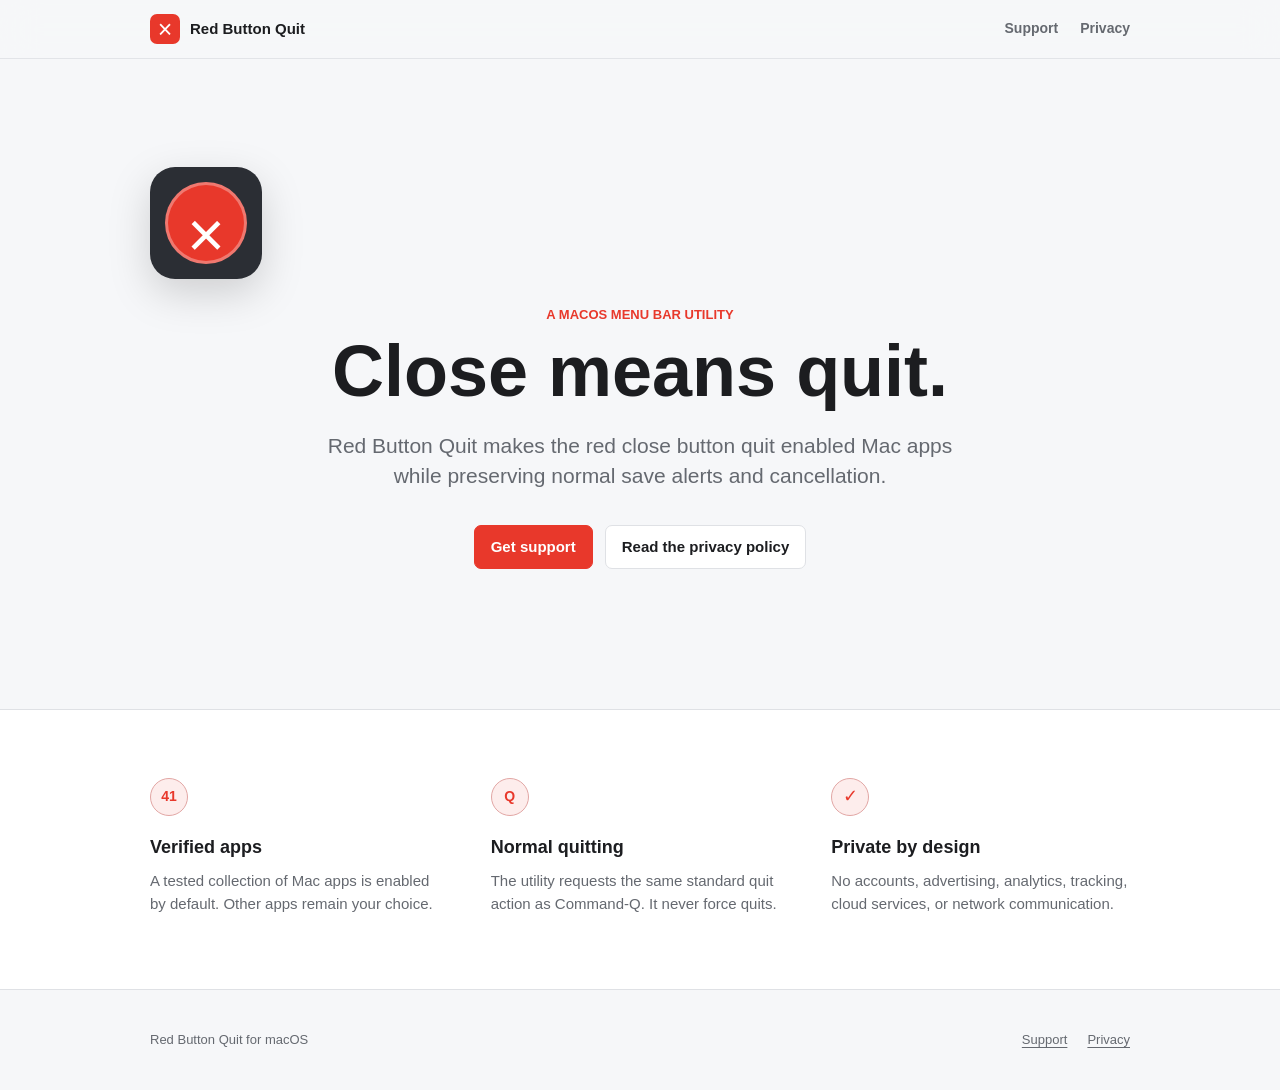
<file: index.html>
<!doctype html>
<html lang="en">
<head>
  <meta charset="utf-8">
  <meta name="viewport" content="width=device-width, initial-scale=1">
  <meta name="description" content="Official support and privacy information for Red Button Quit for macOS.">
  <meta name="theme-color" content="#f6f7f9" media="(prefers-color-scheme: light)">
  <meta name="theme-color" content="#15171b" media="(prefers-color-scheme: dark)">
  <title>Red Button Quit</title>
  <link rel="stylesheet" href="assets/site.css">
</head>
<body>
  <header class="site-header">
    <nav class="nav shell" aria-label="Main navigation">
      <a class="brand" href="./" aria-label="Red Button Quit home">
        <span class="brand-mark" aria-hidden="true">×</span>
        <span>Red Button Quit</span>
      </a>
      <div class="nav-links">
        <a href="support/">Support</a>
        <a href="privacy/">Privacy</a>
      </div>
    </nav>
  </header>

  <main>
    <section class="hero shell">
      <span class="app-mark" role="img" aria-label="Red Button Quit app icon">×</span>
      <p class="eyebrow">A macOS menu bar utility</p>
      <h1>Close means quit.</h1>
      <p class="lede">Red Button Quit makes the red close button quit enabled Mac apps while preserving normal save alerts and cancellation.</p>
      <div class="actions">
        <a class="button primary" href="support/">Get support</a>
        <a class="button" href="privacy/">Read the privacy policy</a>
      </div>
    </section>

    <section class="details-band">
      <div class="feature-grid shell">
        <article>
          <span class="symbol" aria-hidden="true">41</span>
          <h2>Verified apps</h2>
          <p>A tested collection of Mac apps is enabled by default. Other apps remain your choice.</p>
        </article>
        <article>
          <span class="symbol" aria-hidden="true">Q</span>
          <h2>Normal quitting</h2>
          <p>The utility requests the same standard quit action as Command-Q. It never force quits.</p>
        </article>
        <article>
          <span class="symbol shield" aria-hidden="true">✓</span>
          <h2>Private by design</h2>
          <p>No accounts, advertising, analytics, tracking, cloud services, or network communication.</p>
        </article>
      </div>
    </section>
  </main>

  <footer class="footer shell">
    <p>Red Button Quit for macOS</p>
    <div>
      <a href="support/">Support</a>
      <a href="privacy/">Privacy</a>
    </div>
  </footer>
</body>
</html>
</file>
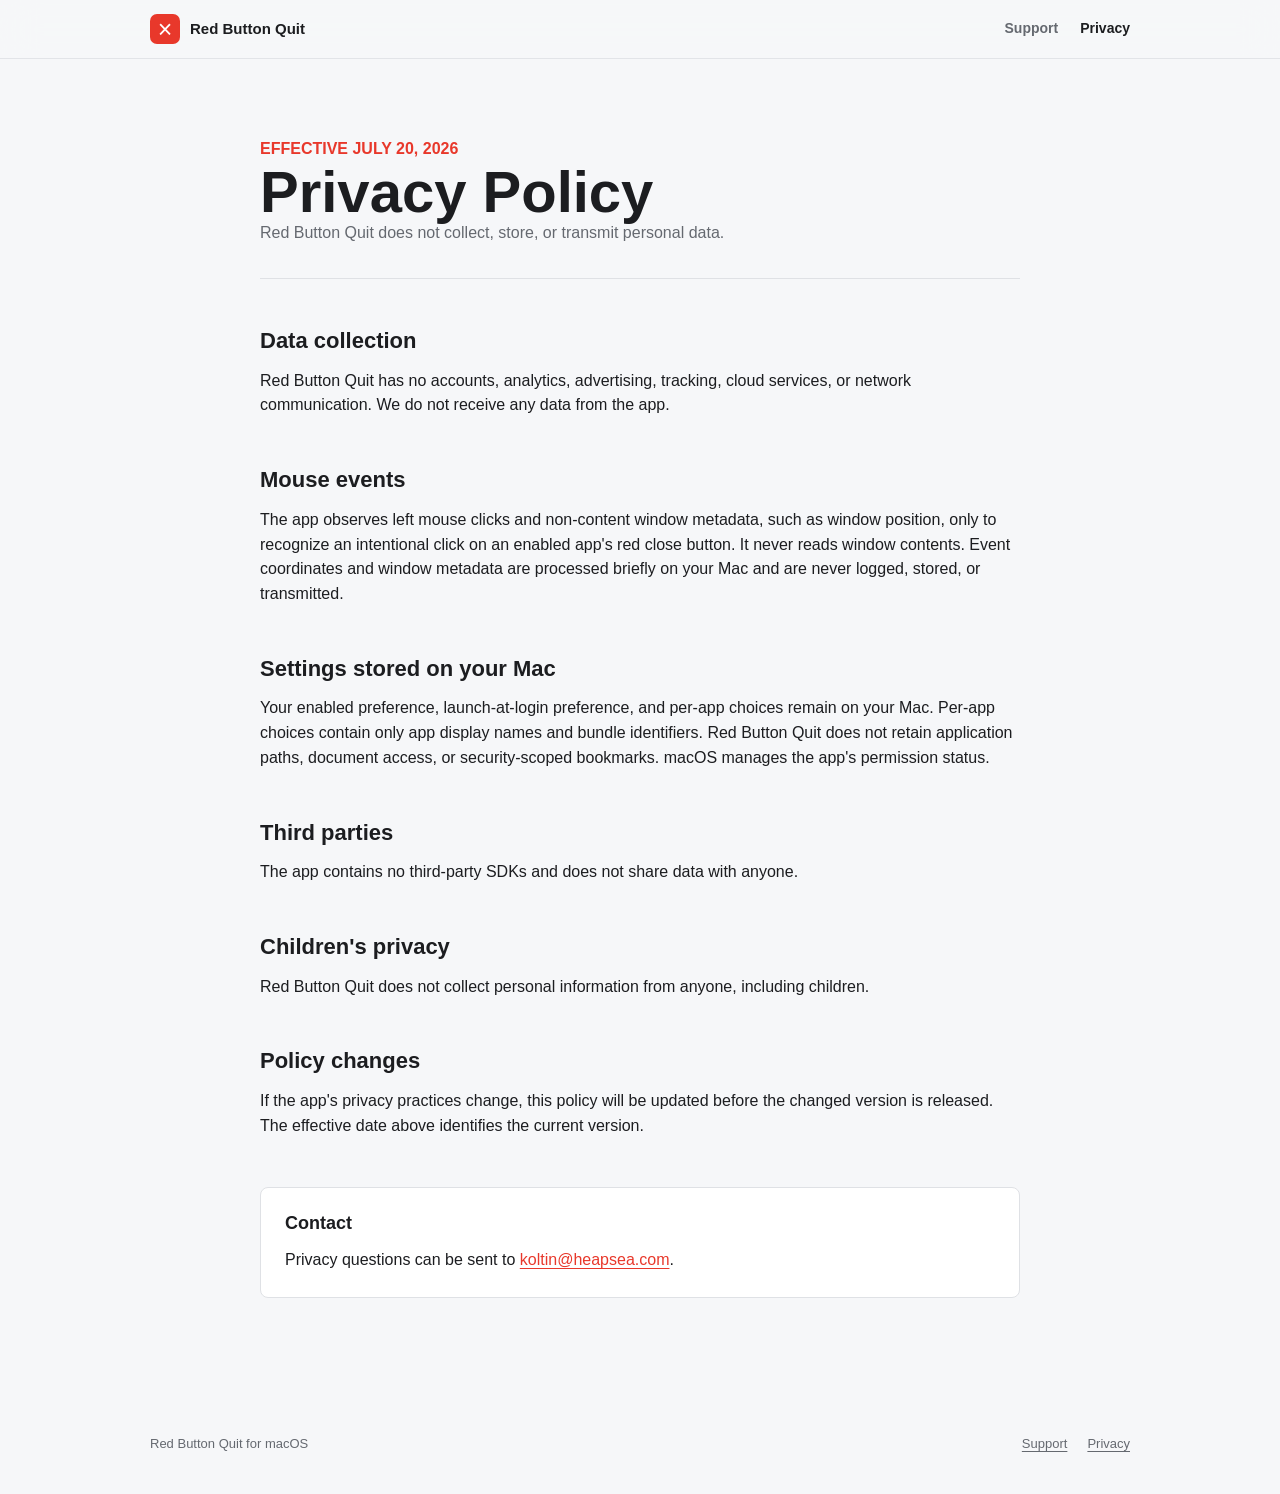
<file: privacy/index.html>
<!doctype html>
<html lang="en">
<head>
  <meta charset="utf-8">
  <meta name="viewport" content="width=device-width, initial-scale=1">
  <meta name="description" content="Privacy policy for Red Button Quit for macOS.">
  <meta name="theme-color" content="#f6f7f9" media="(prefers-color-scheme: light)">
  <meta name="theme-color" content="#15171b" media="(prefers-color-scheme: dark)">
  <title>Privacy Policy - Red Button Quit</title>
  <link rel="stylesheet" href="../assets/site.css">
</head>
<body>
  <header class="site-header">
    <nav class="nav shell" aria-label="Main navigation">
      <a class="brand" href="../" aria-label="Red Button Quit home">
        <span class="brand-mark" aria-hidden="true">×</span>
        <span>Red Button Quit</span>
      </a>
      <div class="nav-links">
        <a href="../support/">Support</a>
        <a href="./" aria-current="page">Privacy</a>
      </div>
    </nav>
  </header>

  <main class="article shell">
    <header class="article-header">
      <p class="eyebrow">Effective July 20, 2026</p>
      <h1>Privacy Policy</h1>
      <p class="lede">Red Button Quit does not collect, store, or transmit personal data.</p>
    </header>

    <section>
      <h2>Data collection</h2>
      <p>Red Button Quit has no accounts, analytics, advertising, tracking, cloud services, or network communication. We do not receive any data from the app.</p>
    </section>

    <section>
      <h2>Mouse events</h2>
      <p>The app observes left mouse clicks and non-content window metadata, such as window position, only to recognize an intentional click on an enabled app's red close button. It never reads window contents. Event coordinates and window metadata are processed briefly on your Mac and are never logged, stored, or transmitted.</p>
    </section>

    <section>
      <h2>Settings stored on your Mac</h2>
      <p>Your enabled preference, launch-at-login preference, and per-app choices remain on your Mac. Per-app choices contain only app display names and bundle identifiers. Red Button Quit does not retain application paths, document access, or security-scoped bookmarks. macOS manages the app's permission status.</p>
    </section>

    <section>
      <h2>Third parties</h2>
      <p>The app contains no third-party SDKs and does not share data with anyone.</p>
    </section>

    <section>
      <h2>Children's privacy</h2>
      <p>Red Button Quit does not collect personal information from anyone, including children.</p>
    </section>

    <section>
      <h2>Policy changes</h2>
      <p>If the app's privacy practices change, this policy will be updated before the changed version is released. The effective date above identifies the current version.</p>
    </section>

    <section class="contact">
      <h2>Contact</h2>
      <p>Privacy questions can be sent to <a href="mailto:koltin@heapsea.com">koltin@heapsea.com</a>.</p>
    </section>
  </main>

  <footer class="footer shell">
    <p>Red Button Quit for macOS</p>
    <div>
      <a href="../support/">Support</a>
      <a href="./">Privacy</a>
    </div>
  </footer>
</body>
</html>
</file>
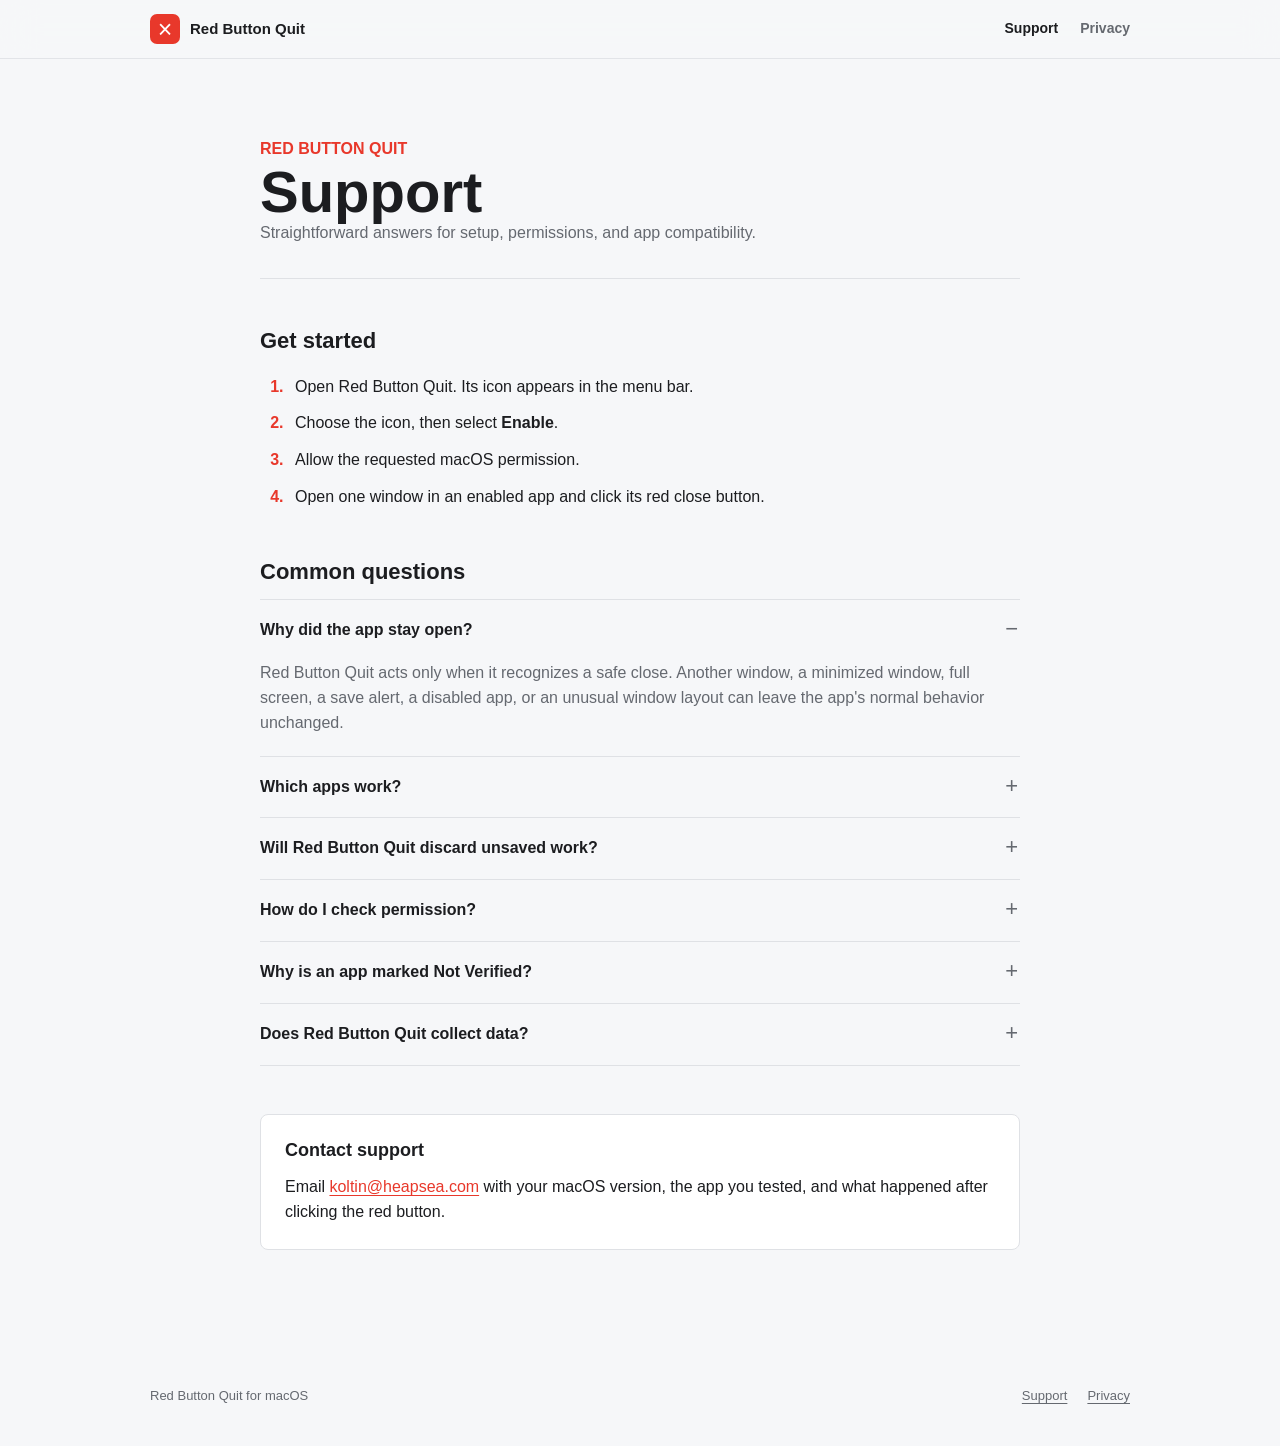
<file: support/index.html>
<!doctype html>
<html lang="en">
<head>
  <meta charset="utf-8">
  <meta name="viewport" content="width=device-width, initial-scale=1">
  <meta name="description" content="Help and troubleshooting for Red Button Quit for macOS.">
  <meta name="theme-color" content="#f6f7f9" media="(prefers-color-scheme: light)">
  <meta name="theme-color" content="#15171b" media="(prefers-color-scheme: dark)">
  <title>Support - Red Button Quit</title>
  <link rel="stylesheet" href="../assets/site.css">
</head>
<body>
  <header class="site-header">
    <nav class="nav shell" aria-label="Main navigation">
      <a class="brand" href="../" aria-label="Red Button Quit home">
        <span class="brand-mark" aria-hidden="true">×</span>
        <span>Red Button Quit</span>
      </a>
      <div class="nav-links">
        <a href="./" aria-current="page">Support</a>
        <a href="../privacy/">Privacy</a>
      </div>
    </nav>
  </header>

  <main class="article shell">
    <header class="article-header">
      <p class="eyebrow">Red Button Quit</p>
      <h1>Support</h1>
      <p class="lede">Straightforward answers for setup, permissions, and app compatibility.</p>
    </header>

    <section aria-labelledby="start">
      <h2 id="start">Get started</h2>
      <ol class="steps">
        <li><span>Open Red Button Quit. Its icon appears in the menu bar.</span></li>
        <li><span>Choose the icon, then select <strong>Enable</strong>.</span></li>
        <li><span>Allow the requested macOS permission.</span></li>
        <li><span>Open one window in an enabled app and click its red close button.</span></li>
      </ol>
    </section>

    <section aria-labelledby="answers">
      <h2 id="answers">Common questions</h2>
      <details open>
        <summary>Why did the app stay open?</summary>
        <p>Red Button Quit acts only when it recognizes a safe close. Another window, a minimized window, full screen, a save alert, a disabled app, or an unusual window layout can leave the app's normal behavior unchanged.</p>
      </details>
      <details>
        <summary>Which apps work?</summary>
        <p>Choose <strong>Supported Apps</strong> from the menu bar. Verified apps are ready by default. You can enable other apps as Not Verified, although they may not work with every window.</p>
      </details>
      <details>
        <summary>Will Red Button Quit discard unsaved work?</summary>
        <p>No. It sends the app's normal Quit command. The app's own save and cancellation alerts remain in control.</p>
      </details>
      <details>
        <summary>How do I check permission?</summary>
        <p>Open <strong>System Settings</strong>, choose <strong>Privacy &amp; Security</strong>, then <strong>Accessibility</strong>. Make sure Red Button Quit is enabled. Return to the menu bar and choose Enable once.</p>
      </details>
      <details>
        <summary>Why is an app marked Not Verified?</summary>
        <p>It has not completed the full Red Button Quit compatibility test. It stays off until you choose to try it, and all one-window safety checks still apply.</p>
      </details>
      <details>
        <summary>Does Red Button Quit collect data?</summary>
        <p>No. The app has no analytics, tracking, advertising, accounts, or network communication. Read the <a href="../privacy/">privacy policy</a> for details.</p>
      </details>
    </section>

    <section class="contact" aria-labelledby="contact">
      <h2 id="contact">Contact support</h2>
      <p>Email <a href="mailto:koltin@heapsea.com">koltin@heapsea.com</a> with your macOS version, the app you tested, and what happened after clicking the red button.</p>
    </section>
  </main>

  <footer class="footer shell">
    <p>Red Button Quit for macOS</p>
    <div>
      <a href="./">Support</a>
      <a href="../privacy/">Privacy</a>
    </div>
  </footer>
</body>
</html>
</file>
<file: assets/site.css>
:root {
  color-scheme: light dark;
  --background: #f6f7f9;
  --surface: #ffffff;
  --text: #1c1d20;
  --secondary: #656970;
  --border: #dfe1e5;
  --accent: #e8382b;
  --accent-pressed: #c82920;
  --accent-text: #ffffff;
  --focus: #1768d5;
  font-family: -apple-system, BlinkMacSystemFont, "SF Pro Text", "Helvetica Neue", Arial, sans-serif;
  font-synthesis: none;
}

@media (prefers-color-scheme: dark) {
  :root {
    --background: #15171b;
    --surface: #1d2025;
    --text: #f4f4f5;
    --secondary: #afb2b8;
    --border: #34383f;
    --accent: #ff5144;
    --accent-pressed: #ff7167;
    --focus: #73a9ff;
  }
}

* {
  box-sizing: border-box;
}

html {
  background: var(--background);
  scroll-behavior: smooth;
}

body {
  min-width: 320px;
  margin: 0;
  background: var(--background);
  color: var(--text);
  line-height: 1.55;
  letter-spacing: 0;
}

a {
  color: var(--accent);
  text-decoration-thickness: 1px;
  text-underline-offset: 3px;
}

a:hover {
  text-decoration-thickness: 2px;
}

a:focus-visible,
summary:focus-visible {
  border-radius: 4px;
  outline: 3px solid color-mix(in srgb, var(--focus) 55%, transparent);
  outline-offset: 3px;
}

.shell {
  width: min(100% - 40px, 980px);
  margin-inline: auto;
}

.site-header {
  position: sticky;
  z-index: 10;
  top: 0;
  border-bottom: 1px solid color-mix(in srgb, var(--border) 85%, transparent);
  background: color-mix(in srgb, var(--background) 88%, transparent);
  -webkit-backdrop-filter: blur(18px) saturate(1.3);
  backdrop-filter: blur(18px) saturate(1.3);
}

.nav {
  display: flex;
  min-height: 58px;
  align-items: center;
  justify-content: space-between;
  gap: 20px;
}

.brand {
  display: inline-flex;
  min-width: 0;
  align-items: center;
  gap: 10px;
  color: var(--text);
  font-size: 15px;
  font-weight: 650;
  text-decoration: none;
}

.brand-mark {
  display: grid;
  width: 30px;
  height: 30px;
  place-items: center;
  flex: 0 0 auto;
  border-radius: 7px;
  background: var(--accent);
  color: #ffffff;
  font-size: 25px;
  font-weight: 500;
  line-height: 1;
}

.brand span {
  overflow: hidden;
  text-overflow: ellipsis;
  white-space: nowrap;
}

.nav-links {
  display: flex;
  flex: 0 0 auto;
  gap: 22px;
}

.nav-links a {
  color: var(--secondary);
  font-size: 14px;
  font-weight: 550;
  text-decoration: none;
}

.nav-links a:hover,
.nav-links a[aria-current="page"] {
  color: var(--text);
}

.hero {
  min-height: min(650px, calc(100vh - 58px));
  padding-block: clamp(72px, 12vh, 120px) 82px;
  text-align: center;
}

.app-mark {
  position: relative;
  display: grid;
  width: 112px;
  height: 112px;
  place-items: center;
  margin-bottom: 26px;
  border-radius: 25px;
  background: #2b2e34;
  color: #ffffff;
  filter: drop-shadow(0 14px 20px rgba(0, 0, 0, 0.16));
  font-size: 0;
}

.app-mark::before {
  position: absolute;
  width: 76px;
  height: 76px;
  border: 3px solid rgba(255, 255, 255, 0.32);
  border-radius: 50%;
  background: var(--accent);
  content: "";
}

.app-mark::after {
  position: relative;
  content: "×";
  font-size: 65px;
  font-weight: 400;
  line-height: 1;
}

.eyebrow {
  margin: 0 0 10px;
  color: var(--accent);
  font-size: 13px;
  font-weight: 720;
  letter-spacing: 0;
  text-transform: uppercase;
}

h1,
h2,
p {
  overflow-wrap: anywhere;
}

h1 {
  margin: 0;
  font-size: clamp(42px, 8vw, 72px);
  line-height: 1.02;
  letter-spacing: 0;
}

.lede {
  max-width: 660px;
  margin: 22px auto 0;
  color: var(--secondary);
  font-size: 21px;
  line-height: 1.45;
}

.actions {
  display: flex;
  flex-wrap: wrap;
  justify-content: center;
  gap: 12px;
  margin-top: 34px;
}

.button {
  display: inline-flex;
  min-height: 42px;
  align-items: center;
  justify-content: center;
  border: 1px solid var(--border);
  border-radius: 7px;
  padding: 9px 16px;
  background: var(--surface);
  color: var(--text);
  font-size: 15px;
  font-weight: 620;
  text-decoration: none;
}

.button:hover {
  border-color: color-mix(in srgb, var(--text) 28%, var(--border));
  text-decoration: none;
}

.button.primary {
  border-color: var(--accent);
  background: var(--accent);
  color: var(--accent-text);
}

.button.primary:hover {
  border-color: var(--accent-pressed);
  background: var(--accent-pressed);
}

.details-band {
  border-block: 1px solid var(--border);
  background: var(--surface);
}

.feature-grid {
  display: grid;
  grid-template-columns: repeat(3, minmax(0, 1fr));
  gap: 42px;
  padding-block: 68px 74px;
}

.feature-grid article {
  min-width: 0;
}

.symbol {
  display: grid;
  width: 38px;
  height: 38px;
  place-items: center;
  margin-bottom: 18px;
  border: 1px solid color-mix(in srgb, var(--accent) 35%, var(--border));
  border-radius: 50%;
  background: color-mix(in srgb, var(--accent) 9%, var(--surface));
  color: var(--accent);
  font-size: 14px;
  font-weight: 750;
}

.symbol.shield {
  font-size: 18px;
}

.feature-grid h2 {
  margin: 0 0 7px;
  font-size: 18px;
}

.feature-grid p {
  margin: 0;
  color: var(--secondary);
  font-size: 15px;
}

.article {
  max-width: 760px;
  padding-block: 78px 96px;
}

.article-header {
  padding-bottom: 34px;
  border-bottom: 1px solid var(--border);
}

.article h1 {
  font-size: clamp(40px, 8vw, 58px);
}

.article .lede {
  max-width: 680px;
  margin-inline: 0;
}

.article section {
  margin-top: 48px;
}

.article h2 {
  margin: 0 0 14px;
  font-size: 22px;
  line-height: 1.25;
}

.article p,
.article li {
  font-size: 16px;
}

.article p {
  margin: 0;
}

.steps {
  display: grid;
  gap: 12px;
  margin: 20px 0 0;
  padding-left: 28px;
}

.steps li {
  padding-left: 7px;
}

.steps li::marker {
  color: var(--accent);
  font-weight: 750;
}

details {
  border-top: 1px solid var(--border);
}

details:last-child {
  border-bottom: 1px solid var(--border);
}

summary {
  position: relative;
  padding: 18px 32px 18px 0;
  cursor: pointer;
  font-size: 16px;
  font-weight: 650;
  list-style: none;
}

summary::-webkit-details-marker {
  display: none;
}

summary::after {
  position: absolute;
  top: 18px;
  right: 2px;
  color: var(--secondary);
  content: "+";
  font-size: 22px;
  font-weight: 400;
  line-height: 1;
}

details[open] summary::after {
  content: "−";
}

details p {
  padding: 0 32px 20px 0;
  color: var(--secondary);
}

.contact {
  padding: 24px;
  border: 1px solid var(--border);
  border-radius: 8px;
  background: var(--surface);
}

.contact h2 {
  font-size: 18px;
}

.footer {
  display: flex;
  min-height: 100px;
  align-items: center;
  justify-content: space-between;
  gap: 24px;
  color: var(--secondary);
  font-size: 13px;
}

.footer p {
  margin: 0;
}

.footer div {
  display: flex;
  gap: 20px;
}

.footer a {
  color: var(--secondary);
}

@media (max-width: 680px) {
  .shell {
    width: min(100% - 32px, 980px);
  }

  .hero {
    min-height: 0;
    padding-block: 64px 70px;
  }

  .app-mark {
    width: 96px;
    height: 96px;
    border-radius: 22px;
  }

  .app-mark::before {
    width: 66px;
    height: 66px;
  }

  .app-mark::after {
    font-size: 57px;
  }

  .lede {
    font-size: 18px;
  }

  .feature-grid {
    grid-template-columns: 1fr;
    gap: 40px;
    padding-block: 52px 58px;
  }

  .article {
    padding-block: 58px 72px;
  }

  .article section {
    margin-top: 40px;
  }

  .footer {
    min-height: 120px;
    align-items: flex-start;
    flex-direction: column;
    justify-content: center;
    gap: 10px;
  }
}

@media (max-width: 440px) {
  .brand span {
    max-width: 145px;
  }

  .nav-links {
    gap: 14px;
  }

  .actions {
    align-items: stretch;
    flex-direction: column;
  }

  .button {
    width: 100%;
  }
}

@media (prefers-reduced-motion: reduce) {
  html {
    scroll-behavior: auto;
  }
}
</file>
